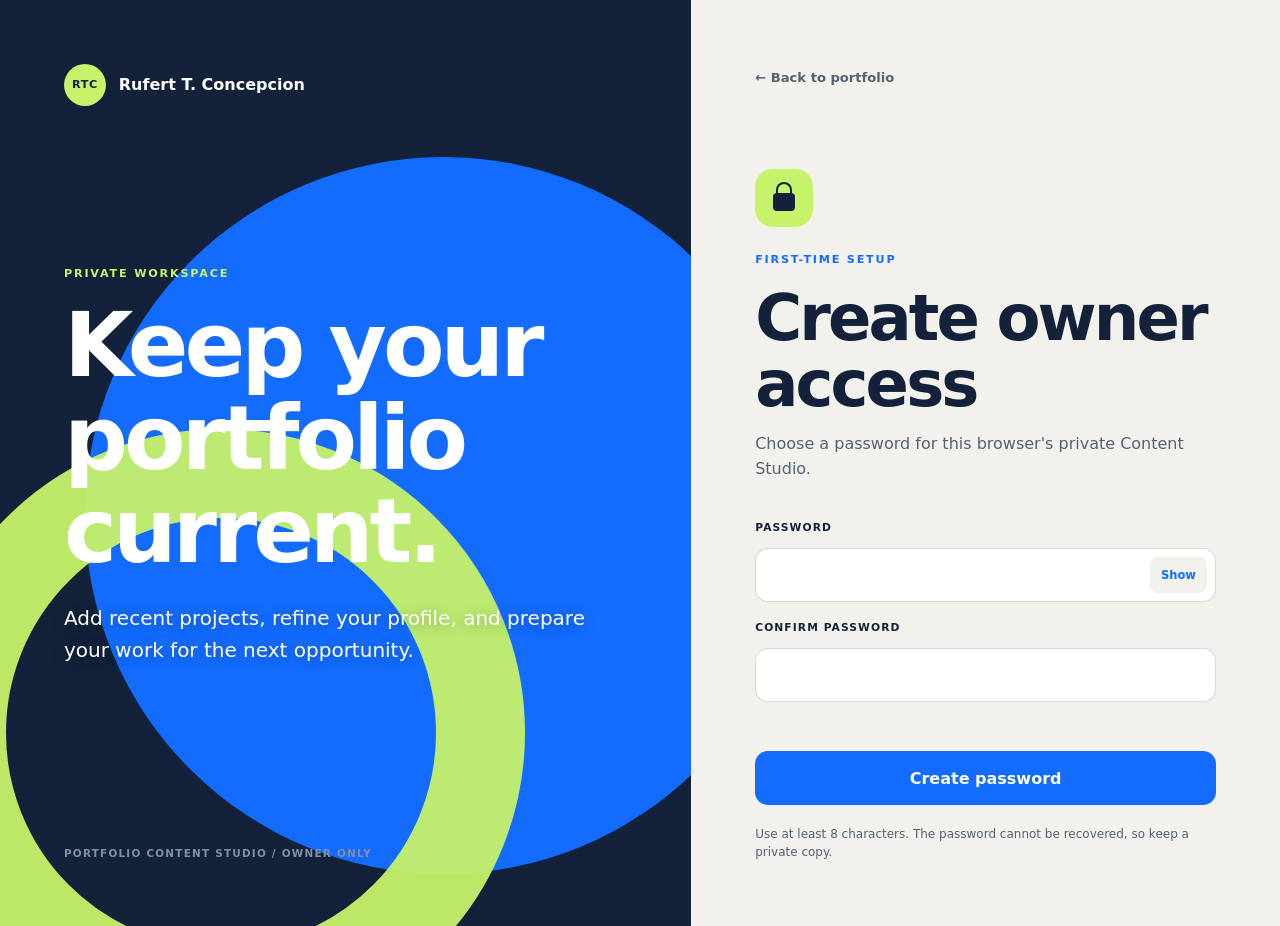
<file: admin.html>
<!doctype html>
<html lang="en">
  <head>
    <meta charset="UTF-8" />
    <meta name="viewport" content="width=device-width, initial-scale=1.0" />
    <meta name="description" content="Local content editor for Rufert Concepcion's portfolio." />
    <title>Content Studio — Rufert Concepcion</title>
    <script src="supabase-config.js"></script>
    <script>
      (() => {
        try {
          const config = window.PORTFOLIO_SUPABASE || {};
          const remote = /^https:\/\/[a-z0-9-]+\.supabase\.co$/i.test(config.url || "") && config.publishableKey && !config.publishableKey.startsWith("YOUR_");
          if (remote) return;
          const session = JSON.parse(sessionStorage.getItem("rtcPortfolioAdminSessionV1"));
          const credentials = JSON.parse(localStorage.getItem("rtcPortfolioOwnerCredentialsV1"));
          if (!credentials?.salt || !credentials?.hash || !session || session.expiresAt < Date.now()) location.replace("login.html");
        } catch { location.replace("login.html"); }
      })();
    </script>
    <link rel="stylesheet" href="styles.css" />
    <link rel="stylesheet" href="admin.css" />
  </head>
  <body class="studio-page auth-pending">
    <header class="studio-header">
      <div>
        <a class="brand" href="index.html">RTC<span>.</span></a>
        <p class="eyebrow">Portfolio Content Studio</p>
      </div>
      <div class="studio-actions">
        <a class="button button--ghost" href="index.html" target="_blank">Open portfolio ↗</a>
        <button class="button button--ghost" id="lockStudio" type="button">Lock</button>
        <button class="button button--primary" id="saveAll" type="button">Save changes</button>
      </div>
    </header>

    <main class="studio-shell">
      <aside class="studio-sidebar">
        <p class="studio-note"><strong id="storageModeTitle">Content storage</strong><br /><span id="storageModeText">Checking connection...</span></p>
        <nav aria-label="Editor sections">
          <a href="#profileEditor">Profile</a>
          <a href="#skillsEditor">Skills</a>
          <a href="#projectsEditor">Projects</a>
          <a href="#dataTools">Backup</a>
        </nav>
      </aside>

      <div class="studio-content">
        <section class="editor-section" id="profileEditor">
          <div class="section-heading">
            <div><p class="eyebrow">01 / Identity</p><h1>Profile details</h1></div>
            <p>Update the copy and contact information shown across the portfolio.</p>
          </div>
          <div class="form-grid" id="profileFields"></div>
        </section>

        <section class="editor-section" id="skillsEditor">
          <div class="section-heading">
            <div><p class="eyebrow">02 / Capabilities</p><h2>Skills</h2></div>
            <p>Use commas to separate individual skills.</p>
          </div>
          <div class="skills-editor-grid" id="skillsFields"></div>
        </section>

        <section class="editor-section" id="projectsEditor">
          <div class="section-heading">
            <div><p class="eyebrow">03 / Work</p><h2>Recent projects</h2></div>
            <p>Add projects anytime. Featured projects receive stronger visual emphasis.</p>
          </div>

          <form class="project-form" id="projectForm">
            <input id="projectId" type="hidden" />
            <label>Project title<input id="projectTitle" required placeholder="e.g. Inventory Management System" /></label>
            <label>Category<input id="projectCategory" required placeholder="e.g. Web Application" /></label>
            <label class="field-wide">Short summary<textarea id="projectSummary" required rows="3" placeholder="What problem did the project solve?"></textarea></label>
            <label class="field-wide">Your contribution<textarea id="projectContribution" rows="2" placeholder="What did you personally design or build?"></textarea></label>
            <label>Tech stack<input id="projectStack" placeholder="React, Node.js, MySQL" /></label>
            <label>Image path or URL<input id="projectImage" placeholder="assets/project-preview.png" /></label>
            <label>Upload project image<input id="projectImageFile" type="file" accept="image/png,image/jpeg,image/webp,image/gif" /></label>
            <label>Live demo URL<input id="projectDemo" type="url" placeholder="https://..." /></label>
            <label>Repository URL<input id="projectRepo" type="url" placeholder="https://github.com/..." /></label>
            <label class="checkbox-field"><input id="projectFeatured" type="checkbox" /> Highlight as a featured project</label>
            <label class="checkbox-field"><input id="projectPublished" type="checkbox" checked /> Publish this project on the public portfolio</label>
            <div class="form-buttons field-wide">
              <button class="button button--primary" type="submit"><span id="projectSubmitLabel">Add project</span></button>
              <button class="button button--ghost" id="cancelEdit" type="button" hidden>Cancel edit</button>
            </div>
          </form>

          <div class="project-admin-list" id="adminProjectList"></div>
        </section>

        <section class="editor-section" id="dataTools">
          <div class="section-heading">
            <div><p class="eyebrow">04 / Safety</p><h2>Backup & restore</h2></div>
            <p>Export your content as JSON so you can restore it later or move it to another device.</p>
          </div>
          <div class="data-actions">
            <button class="button button--dark" id="exportData" type="button">Export JSON</button>
            <label class="button button--ghost file-button">Import JSON<input id="importData" type="file" accept="application/json" /></label>
            <button class="button button--danger" id="resetData" type="button">Reset to starter content</button>
          </div>
        </section>
      </div>
    </main>

    <div class="toast" id="toast" role="status" aria-live="polite"></div>
    <script src="content.js"></script>
    <script src="supabase-client.js"></script>
    <script src="admin.js"></script>
  </body>
</html>
</file>
<file: styles.css>
:root {
  --paper: #f3f1eb;
  --paper-2: #e8e5dc;
  --ink: #13223a;
  --ink-soft: #536175;
  --blue: #146cff;
  --blue-dark: #0d4dbb;
  --lime: #c7f36a;
  --white: #fff;
  --line: rgba(19, 34, 58, .17);
  --dark-line: rgba(255,255,255,.16);
  --radius: 22px;
  --max: 1180px;
  --shadow: 0 28px 70px rgba(21, 37, 59, .14);
}

* { box-sizing: border-box; }
html { scroll-behavior: smooth; scroll-padding-top: 86px; }
body { margin: 0; overflow-x: hidden; color: var(--ink); background: var(--paper); font-family: Inter, ui-sans-serif, system-ui, -apple-system, BlinkMacSystemFont, "Segoe UI", sans-serif; line-height: 1.6; }
body.menu-open { overflow: hidden; }
img { display: block; max-width: 100%; }
a { color: inherit; }
button, input, textarea, select { font: inherit; }
button { color: inherit; }
::selection { color: var(--white); background: var(--blue); }

.skip-link { position: fixed; top: -60px; left: 18px; z-index: 3000; padding: 10px 14px; border-radius: 10px; color: white; background: var(--ink); transition: top .2s; }
.skip-link:focus { top: 14px; }

.site-header {
  position: sticky; top: 0; z-index: 1000;
  min-height: 74px; padding: 0 max(24px, calc((100vw - var(--max)) / 2));
  display: grid; grid-template-columns: 1fr auto 1fr; align-items: center; gap: 24px;
  border-bottom: 1px solid var(--line); background: rgba(243,241,235,.9); backdrop-filter: blur(18px);
}
.wordmark { display: inline-flex; align-items: center; gap: 11px; width: fit-content; text-decoration: none; font-weight: 850; letter-spacing: -.02em; }
.wordmark-mark { width: 38px; height: 38px; display: grid; place-items: center; border-radius: 50%; color: var(--white); background: var(--ink); font-size: .7rem; letter-spacing: .05em; }
.site-header nav { display: flex; gap: 4px; }
.site-header nav a { padding: 9px 12px; border-radius: 10px; color: var(--ink-soft); text-decoration: none; font-size: .84rem; font-weight: 750; }
.site-header nav a:hover, .site-header nav a:focus-visible { color: var(--ink); background: var(--paper-2); outline: none; }
.nav-actions { justify-self: end; display: flex; align-items: center; gap: 10px; }
.studio-link { padding: 9px 13px; border: 1px solid var(--line); border-radius: 999px; text-decoration: none; font-size: .76rem; font-weight: 800; }
.studio-link:hover { color: white; border-color: var(--blue); background: var(--blue); }
.owner-access { display: inline-grid; place-items: center; width: 28px; height: 28px; margin-left: 6px; border: 1px solid rgba(255,255,255,.2); border-radius: 50%; color: #aeb9c9; text-decoration: none; font-size: .7rem; opacity: .55; transition: opacity .2s, border-color .2s; }
.owner-access:hover, .owner-access:focus-visible { border-color: var(--lime); color: var(--lime); opacity: 1; outline: none; }
.menu-button { display: none; width: 42px; height: 42px; padding: 0; border: 1px solid var(--line); border-radius: 50%; background: transparent; align-items: center; justify-content: center; flex-direction: column; gap: 5px; }
.menu-button span { width: 18px; height: 2px; border-radius: 3px; background: currentColor; transition: transform .2s; }
.menu-button[aria-expanded="true"] span:first-child { transform: translateY(3.5px) rotate(45deg); }
.menu-button[aria-expanded="true"] span:last-child { transform: translateY(-3.5px) rotate(-45deg); }

.section { width: min(var(--max), calc(100% - 48px)); margin: 0 auto; padding: 92px 0; }
.hero { min-height: calc(100vh - 74px); display: grid; grid-template-columns: 1.08fr .92fr; align-items: center; gap: clamp(50px, 8vw, 110px); padding-top: 64px; padding-bottom: 64px; }
.status { display: inline-flex; align-items: center; gap: 9px; margin-bottom: 38px; padding: 8px 12px; border: 1px solid var(--line); border-radius: 999px; color: var(--ink-soft); font-size: .78rem; font-weight: 800; }
.status > span:first-child { width: 8px; height: 8px; border-radius: 50%; background: #28af74; box-shadow: 0 0 0 5px rgba(40,175,116,.12); }
.kicker, .section-kicker { margin: 0 0 13px; color: var(--blue); text-transform: uppercase; letter-spacing: .16em; font-size: .72rem; font-weight: 900; }
h1, h2, h3, p { margin-top: 0; }
h1, h2, h3 { line-height: 1.04; letter-spacing: -.045em; }
h1 { max-width: 760px; margin-bottom: 24px; font-size: clamp(3.6rem, 7vw, 6.7rem); }
h2 { margin-bottom: 20px; font-size: clamp(2.4rem, 5vw, 4.6rem); }
h3 { font-size: 1.35rem; }
.hero-intro { max-width: 650px; color: var(--ink-soft); font-size: clamp(1.04rem, 1.8vw, 1.22rem); }
.hero-actions { display: flex; flex-wrap: wrap; gap: 12px; margin-top: 34px; }
.button { min-height: 48px; display: inline-flex; align-items: center; justify-content: center; gap: 8px; padding: 0 20px; border: 1px solid var(--line); border-radius: 13px; cursor: pointer; text-decoration: none; font-weight: 850; font-size: .86rem; transition: transform .2s, box-shadow .2s, background .2s; }
.button:hover { transform: translateY(-2px); box-shadow: 0 13px 30px rgba(20,108,255,.14); }
.button-dark { color: white; border-color: var(--ink); background: var(--ink); }
.button-plain { background: transparent; }
.button-blue { width: 100%; color: white; border-color: var(--blue); background: var(--blue); }

.hero-visual { position: relative; min-height: 520px; display: grid; place-items: center; }
.hero-visual::before { content: ""; position: absolute; width: 84%; aspect-ratio: 1; border-radius: 50%; background: var(--lime); }
.portrait-frame { position: relative; z-index: 1; width: min(78%, 390px); aspect-ratio: 4 / 5; overflow: hidden; border: 8px solid var(--white); border-radius: 190px 190px 28px 28px; box-shadow: var(--shadow); }
.portrait-frame img { width: 100%; height: 100%; object-fit: cover; object-position: 56% 48%; transform: scale(1.12); }
.floating-note { position: absolute; z-index: 2; min-width: 165px; padding: 15px 17px; border: 1px solid var(--line); border-radius: 16px; background: rgba(255,255,255,.92); box-shadow: var(--shadow); backdrop-filter: blur(12px); }
.floating-note strong, .floating-note span { display: block; }
.floating-note strong { color: var(--blue); text-transform: uppercase; letter-spacing: .1em; font-size: .64rem; }
.floating-note span { margin-top: 3px; font-size: .82rem; font-weight: 800; }
.note-one { left: 0; top: 15%; }
.note-two { right: 0; bottom: 14%; }

.marquee { overflow: hidden; padding: 18px 0; color: var(--white); background: var(--blue); white-space: nowrap; font-weight: 850; text-transform: uppercase; letter-spacing: .08em; }
.marquee div { width: max-content; min-width: 100%; text-align: center; }
.marquee span { margin: 0 20px; color: var(--lime); }

.section-label { display: flex; align-items: center; gap: 12px; margin-bottom: 50px; color: var(--ink-soft); text-transform: uppercase; letter-spacing: .16em; font-size: .7rem; font-weight: 900; }
.section-label::after { content: ""; flex: 1; height: 1px; background: var(--line); }
.section-label span { color: var(--blue); }
.about-grid { display: grid; grid-template-columns: 1fr 1fr; gap: clamp(50px, 8vw, 110px); align-items: start; }
.body-large { color: var(--ink-soft); font-size: clamp(1.08rem, 2vw, 1.32rem); }
.profile-facts { margin: 38px 0 0; }
.profile-facts div { display: grid; grid-template-columns: 120px 1fr; gap: 20px; padding: 17px 0; border-top: 1px solid var(--line); }
.profile-facts dt { color: var(--ink-soft); text-transform: uppercase; letter-spacing: .1em; font-size: .66rem; font-weight: 900; }
.profile-facts dd { margin: 0; font-weight: 750; }

.skills-section { padding-top: 52px; }
.section-heading { display: grid; grid-template-columns: 1.3fr .7fr; gap: 50px; align-items: end; margin-bottom: 40px; }
.section-heading > p { color: var(--ink-soft); }
.skills-grid { display: grid; grid-template-columns: repeat(2, 1fr); border: 1px solid var(--line); border-radius: var(--radius); overflow: hidden; background: var(--white); }
.skill-card { min-height: 230px; padding: 30px; border-right: 1px solid var(--line); border-bottom: 1px solid var(--line); }
.skill-card:nth-child(2n) { border-right: 0; }
.skill-card:nth-last-child(-n+2) { border-bottom: 0; }
.skill-number { display: block; margin-bottom: 45px; color: var(--blue); font-size: .74rem; font-weight: 900; }
.skill-tags { display: flex; flex-wrap: wrap; gap: 8px; }
.skill-tags span, .project-stack span { padding: 6px 9px; border-radius: 999px; background: var(--paper-2); color: var(--ink-soft); font-size: .7rem; font-weight: 800; }

.projects-section { width: 100%; max-width: none; padding-inline: max(24px, calc((100vw - var(--max)) / 2)); color: var(--white); background: var(--ink); }
.section-label.light { color: #9aa7ba; }
.section-label.light::after { background: var(--dark-line); }
.light-heading > p { color: #aeb9c9; }
.project-toolbar { display: flex; justify-content: space-between; align-items: center; gap: 20px; margin-bottom: 24px; }
.filters { display: flex; flex-wrap: wrap; gap: 8px; }
.filter { padding: 8px 13px; border: 1px solid var(--dark-line); border-radius: 999px; color: #c6cfdb; background: transparent; cursor: pointer; font-size: .75rem; font-weight: 800; }
.filter:hover, .filter.active { color: var(--ink); border-color: var(--lime); background: var(--lime); }
#projectCount { color: #aeb9c9; font-size: .8rem; }
.projects-grid { display: grid; grid-template-columns: repeat(2, 1fr); gap: 20px; }
.project-card { overflow: hidden; border: 1px solid var(--dark-line); border-radius: var(--radius); background: #192b47; }
.project-media { position: relative; aspect-ratio: 16 / 9; overflow: hidden; background: linear-gradient(135deg, #146cff, #6b4eff); }
.project-media img { width: 100%; height: 100%; object-fit: cover; transition: transform .4s; }
.project-card:hover .project-media img { transform: scale(1.035); }
.project-placeholder { width: 100%; height: 100%; display: grid; place-items: center; color: rgba(255,255,255,.5); font-size: 4rem; font-weight: 900; }
.featured-badge { position: absolute; left: 14px; top: 14px; display: none; padding: 6px 9px; border-radius: 999px; color: var(--ink); background: var(--lime); text-transform: uppercase; letter-spacing: .08em; font-size: .62rem; font-weight: 900; }
.project-card.featured .featured-badge { display: inline-flex; }
.project-content { padding: 26px; }
.project-topline { display: flex; justify-content: space-between; color: #91a0b6; text-transform: uppercase; letter-spacing: .11em; font-size: .65rem; font-weight: 850; }
.project-content h3 { margin: 18px 0 13px; font-size: 1.55rem; }
.project-summary { color: #c0cad8; }
.project-contribution { color: #8f9db2; font-size: .82rem; }
.project-stack { display: flex; flex-wrap: wrap; gap: 7px; margin-top: 20px; }
.project-stack span { color: #d5dbe5; background: rgba(255,255,255,.08); }
.project-links { display: flex; gap: 16px; margin-top: 22px; }
.project-links a { color: var(--lime); text-decoration: none; font-size: .78rem; font-weight: 850; }
.empty-state { padding: 50px; text-align: center; color: #aeb9c9; border: 1px dashed var(--dark-line); border-radius: var(--radius); }

.contact { display: grid; grid-template-columns: 1.15fr .85fr; gap: clamp(50px, 10vw, 130px); align-items: center; }
.contact-copy > p:last-child { max-width: 650px; color: var(--ink-soft); font-size: 1.08rem; }
.contact-card { padding: 30px; border: 1px solid var(--line); border-radius: var(--radius); background: var(--white); box-shadow: var(--shadow); }
.contact-email { display: block; padding-bottom: 22px; color: var(--ink); overflow-wrap: anywhere; text-decoration: none; font-size: 1.12rem; font-weight: 850; border-bottom: 1px solid var(--line); }
.contact-links { display: flex; gap: 20px; margin: 20px 0; }
.contact-links a { color: var(--blue); text-decoration: none; font-size: .82rem; font-weight: 850; }

footer { min-height: 76px; padding: 20px max(24px, calc((100vw - var(--max)) / 2)); display: flex; justify-content: space-between; align-items: center; gap: 20px; color: #aeb9c9; background: var(--ink); font-size: .75rem; }
footer a { color: white; }

@media (max-width: 900px) {
  .site-header { grid-template-columns: 1fr auto; }
  .site-header nav { position: fixed; left: 18px; right: 18px; top: 82px; display: none; padding: 12px; border: 1px solid var(--line); border-radius: 18px; background: var(--white); box-shadow: var(--shadow); }
  .site-header nav.open { display: grid; }
  .menu-button { display: inline-flex; }
  .studio-link { display: none; }
  .hero { min-height: auto; grid-template-columns: 1fr; padding-top: 58px; }
  .hero-visual { min-height: 480px; width: min(100%, 560px); margin: 0 auto; }
  .about-grid, .contact { grid-template-columns: 1fr; }
}

@media (max-width: 650px) {
  .site-header { padding-inline: 14px; }
  .wordmark > span:last-child { max-width: 150px; overflow: hidden; text-overflow: ellipsis; white-space: nowrap; }
  .section { width: min(var(--max), calc(100% - 28px)); padding: 62px 0; }
  h1 { font-size: clamp(3rem, 16vw, 4.5rem); overflow-wrap: anywhere; }
  h2 { font-size: clamp(2.3rem, 12vw, 3.4rem); }
  .hero { padding-top: 42px; }
  .status { margin-bottom: 28px; }
  .hero-actions .button { width: 100%; }
  .hero-visual { min-height: 410px; }
  .portrait-frame { width: min(72%, 300px); }
  .floating-note { min-width: 140px; padding: 12px; }
  .note-one { top: 10%; }
  .note-two { bottom: 10%; }
  .marquee div { text-align: left; transform: translateX(-120px); }
  .section-label { margin-bottom: 35px; }
  .about-grid, .section-heading { grid-template-columns: 1fr; gap: 24px; }
  .skills-grid, .projects-grid { grid-template-columns: 1fr; }
  .skill-card { min-height: auto; border-right: 0; border-bottom: 1px solid var(--line) !important; }
  .skill-card:last-child { border-bottom: 0 !important; }
  .skill-number { margin-bottom: 26px; }
  .projects-section { padding-inline: 14px; }
  .project-toolbar { align-items: flex-start; flex-direction: column; }
  footer { align-items: flex-start; flex-direction: column; }
}

@media (prefers-reduced-motion: reduce) {
  *, *::before, *::after { scroll-behavior: auto !important; transition: none !important; }
}
</file>
<file: admin.css>
.studio-page { background: #f2f0e8; color: var(--ink); }
.studio-page.auth-pending { visibility: hidden; }
.brand { color: var(--ink); text-decoration: none; font-size: 1.35rem; font-weight: 950; letter-spacing: -.04em; }
.brand span, .eyebrow { color: var(--blue); }
.eyebrow { text-transform: uppercase; letter-spacing: .14em; font-size: .68rem; font-weight: 900; }
.button--primary { color: white; border-color: var(--blue); background: var(--blue); }
.button--ghost { background: transparent; }
.studio-header { position: sticky; top: 0; z-index: 20; display: flex; align-items: center; justify-content: space-between; gap: 1rem; padding: 1rem clamp(1rem, 4vw, 4rem); border-bottom: 1px solid rgba(17, 29, 63, .18); background: rgba(242, 240, 232, .94); backdrop-filter: blur(14px); }
.studio-header .brand { display: inline-block; margin-bottom: .2rem; }
.studio-header .eyebrow { margin: 0; }
.studio-actions, .data-actions, .form-buttons { display: flex; flex-wrap: wrap; gap: .75rem; }
.studio-shell { display: grid; grid-template-columns: 240px minmax(0, 1fr); gap: clamp(2rem, 5vw, 5rem); width: min(1400px, calc(100% - 2rem)); margin: 0 auto; padding: 3rem 0 7rem; }
.studio-sidebar { position: sticky; top: 7.2rem; align-self: start; }
.studio-note { padding: 1.25rem; border: 1px solid var(--ink); background: var(--lime); font-size: .9rem; line-height: 1.55; }
.studio-sidebar nav { display: grid; margin-top: 1.25rem; border-top: 1px solid rgba(17,29,63,.2); }
.studio-sidebar nav a { padding: .85rem .2rem; border-bottom: 1px solid rgba(17,29,63,.2); font-weight: 700; }
.studio-content { min-width: 0; }
.editor-section { scroll-margin-top: 7rem; padding: 0 0 4.5rem; margin-bottom: 4.5rem; border-bottom: 1px solid rgba(17,29,63,.2); }
.section-heading { display: grid; grid-template-columns: minmax(240px, .8fr) minmax(240px, 1fr); gap: 2rem; align-items: end; margin-bottom: 2rem; }
.section-heading h1, .section-heading h2 { margin: .3rem 0 0; font-family: var(--display); font-size: clamp(2.1rem, 5vw, 4.4rem); line-height: .95; letter-spacing: -.055em; }
.section-heading > p { max-width: 560px; margin: 0; line-height: 1.65; color: var(--muted); }
.form-grid, .project-form { display: grid; grid-template-columns: repeat(2, minmax(0, 1fr)); gap: 1rem; }
.form-grid label, .project-form label, .skills-editor-grid label { display: grid; gap: .5rem; font-size: .78rem; font-weight: 800; letter-spacing: .08em; text-transform: uppercase; }
.field-wide { grid-column: 1 / -1; }
input, textarea { width: 100%; border: 1px solid rgba(17,29,63,.28); border-radius: 0; background: #fffdf7; padding: .9rem 1rem; color: var(--ink); font: inherit; text-transform: none; letter-spacing: normal; outline: none; }
textarea { resize: vertical; min-height: 90px; }
input:focus, textarea:focus { border-color: var(--blue); box-shadow: 0 0 0 3px rgba(45,98,255,.12); }
.skills-editor-grid { display: grid; grid-template-columns: repeat(2, minmax(0, 1fr)); gap: 1rem; }
.skills-editor-card { padding: 1.2rem; border: 1px solid rgba(17,29,63,.22); background: #fffdf7; }
.skills-editor-card input:first-of-type { margin-bottom: .8rem; font-weight: 800; }
.project-form { padding: clamp(1.2rem, 3vw, 2rem); border: 1px solid var(--ink); background: #fffdf7; }
.checkbox-field { display: flex !important; grid-column: 1 / -1; grid-template-columns: auto 1fr; align-items: center; justify-content: flex-start; flex-direction: row; }
.checkbox-field input { width: 1.1rem; height: 1.1rem; }
.project-admin-list { display: grid; gap: .75rem; margin-top: 2rem; }
.admin-project { display: grid; grid-template-columns: auto 1fr auto; gap: 1rem; align-items: center; padding: 1rem; border: 1px solid rgba(17,29,63,.2); background: #fffdf7; }
.admin-project-index { display: grid; place-items: center; width: 42px; height: 42px; background: var(--blue); color: white; font-family: var(--mono); }
.admin-project h3 { margin: 0 0 .2rem; font-size: 1rem; }
.admin-project p { margin: 0; color: var(--muted); font-size: .85rem; }
.admin-project-actions { display: flex; gap: .5rem; }
.mini-button { border: 1px solid rgba(17,29,63,.25); background: transparent; padding: .55rem .75rem; font-weight: 800; cursor: pointer; }
.mini-button:hover { background: var(--ink); color: white; }
.button--dark { background: var(--ink); color: white; }
.button--danger { border-color: #a42d2d; background: transparent; color: #a42d2d; }
.file-button { position: relative; cursor: pointer; }
.file-button input { position: absolute; width: 1px; height: 1px; opacity: 0; }
.toast { position: fixed; right: 1.25rem; bottom: 1.25rem; z-index: 40; transform: translateY(140%); padding: .9rem 1.1rem; background: var(--ink); color: white; box-shadow: 0 12px 35px rgba(0,0,0,.2); transition: transform .25s ease; }
.toast.is-visible { transform: translateY(0); }
@media (max-width: 850px) { .studio-shell { grid-template-columns: 1fr; } .studio-sidebar { position: static; } .studio-sidebar nav { grid-template-columns: repeat(4, 1fr); text-align: center; } .section-heading { grid-template-columns: 1fr; gap: 1rem; } }
@media (max-width: 620px) { .studio-header { align-items: flex-start; } .studio-actions .button--ghost { display: none; } .form-grid, .project-form, .skills-editor-grid { grid-template-columns: 1fr; } .field-wide { grid-column: auto; } .admin-project { grid-template-columns: auto 1fr; } .admin-project-actions { grid-column: 1 / -1; } .studio-sidebar nav { grid-template-columns: repeat(2, 1fr); } }
</file>
<file: login.css>
.login-page { min-height: 100vh; background: var(--paper); }
.login-shell { min-height: 100vh; display: grid; grid-template-columns: minmax(0, 1.08fr) minmax(420px, .92fr); }
.login-visual { position: relative; min-height: 100vh; overflow: hidden; display: flex; flex-direction: column; justify-content: space-between; padding: clamp(2rem, 5vw, 5rem); color: white; background: var(--ink); isolation: isolate; }
.login-visual::before { content: ""; position: absolute; z-index: -1; width: min(56vw, 760px); aspect-ratio: 1; right: -16%; top: 17%; border-radius: 50%; background: var(--blue); }
.login-visual::after { content: ""; position: absolute; z-index: -1; width: min(34vw, 430px); aspect-ratio: 1; right: 24%; bottom: -12%; border-radius: 50%; border: clamp(45px, 7vw, 100px) solid var(--lime); opacity: .95; }
.login-brand { width: fit-content; display: inline-flex; align-items: center; gap: .8rem; color: white; text-decoration: none; font-weight: 850; }
.login-brand span { display: grid; place-items: center; width: 42px; height: 42px; border-radius: 50%; color: var(--ink); background: var(--lime); font-size: .7rem; letter-spacing: .06em; }
.login-message { max-width: 680px; padding: 5rem 0; }
.login-kicker { margin-bottom: 1rem; color: var(--blue); text-transform: uppercase; letter-spacing: .16em; font-size: .7rem; font-weight: 900; }
.login-visual .login-kicker { color: var(--lime); }
.login-message h1 { max-width: 650px; margin-bottom: 1.5rem; font-size: clamp(4rem, 7vw, 7rem); }
.login-message > p:last-child { max-width: 560px; color: white; font-size: clamp(1rem, 1.8vw, 1.25rem); text-shadow: 0 2px 14px rgba(0,0,0,.35); }
.login-footnote { margin: 0; color: #8190a8; text-transform: uppercase; letter-spacing: .12em; font-size: .65rem; font-weight: 800; }
.login-panel { min-height: 100vh; display: grid; place-items: center; padding: clamp(1.5rem, 5vw, 5rem); }
.login-card { width: min(100%, 480px); }
.back-link { display: inline-block; margin-bottom: clamp(3rem, 9vh, 6rem); color: var(--ink-soft); text-decoration: none; font-size: .82rem; font-weight: 750; }
.back-link:hover { color: var(--blue); }
.lock-mark { width: 58px; height: 58px; display: grid; place-items: center; margin-bottom: 1.5rem; border-radius: 18px; background: var(--lime); }
.lock-mark span { position: relative; width: 22px; height: 18px; margin-top: 8px; border-radius: 4px; background: var(--ink); }
.lock-mark span::before { content: ""; position: absolute; width: 12px; height: 12px; left: 3px; top: -11px; border: 2px solid var(--ink); border-bottom: 0; border-radius: 8px 8px 0 0; }
.login-card h2 { margin-bottom: .8rem; font-size: clamp(2.4rem, 5vw, 4rem); }
.login-description { margin-bottom: 2rem; color: var(--ink-soft); }
.login-card form { display: grid; gap: .75rem; }
.login-card label { margin-top: .3rem; text-transform: uppercase; letter-spacing: .1em; font-size: .67rem; font-weight: 900; }
.login-card input { height: 54px; border: 1px solid var(--line); border-radius: 13px; background: white; padding: 0 1rem; outline: none; }
.login-card input:focus { border-color: var(--blue); box-shadow: 0 0 0 4px rgba(20,108,255,.12); }
.password-field { position: relative; }
.password-field input { width: 100%; padding-right: 4.8rem; }
.password-field button { position: absolute; right: .55rem; top: .55rem; height: 36px; padding: 0 .7rem; border: 0; border-radius: 8px; color: var(--blue); background: var(--paper); cursor: pointer; font-size: .72rem; font-weight: 850; }
#confirmGroup { display: grid; gap: .75rem; }
#emailGroup { display: grid; gap: .75rem; }
#confirmGroup[hidden], #emailGroup[hidden] { display: none !important; }
.form-error { min-height: 1.4rem; margin: .2rem 0 0; color: #a42d2d; font-size: .8rem; font-weight: 750; }
.login-submit { min-height: 54px; border: 0; border-radius: 13px; color: white; background: var(--blue); cursor: pointer; font-weight: 850; transition: transform .2s, background .2s; }
.login-submit:hover { transform: translateY(-2px); background: var(--blue-dark); }
.login-submit:disabled { cursor: wait; opacity: .7; }
.security-note { margin: 1.2rem 0 0; color: var(--ink-soft); font-size: .75rem; line-height: 1.55; }
@media (max-width: 900px) { .login-shell { grid-template-columns: 1fr; } .login-visual { min-height: 42vh; padding: 1.5rem; } .login-message { padding: 4rem 0 2rem; } .login-message h1 { font-size: clamp(3rem, 12vw, 5rem); } .login-panel { min-height: auto; padding: 4rem 1.5rem; } .back-link { margin-bottom: 3rem; } }
@media (max-width: 520px) { .login-message h1 { font-size: clamp(2.8rem, 15vw, 4.2rem); } .login-footnote { display: none; } }
</file>
